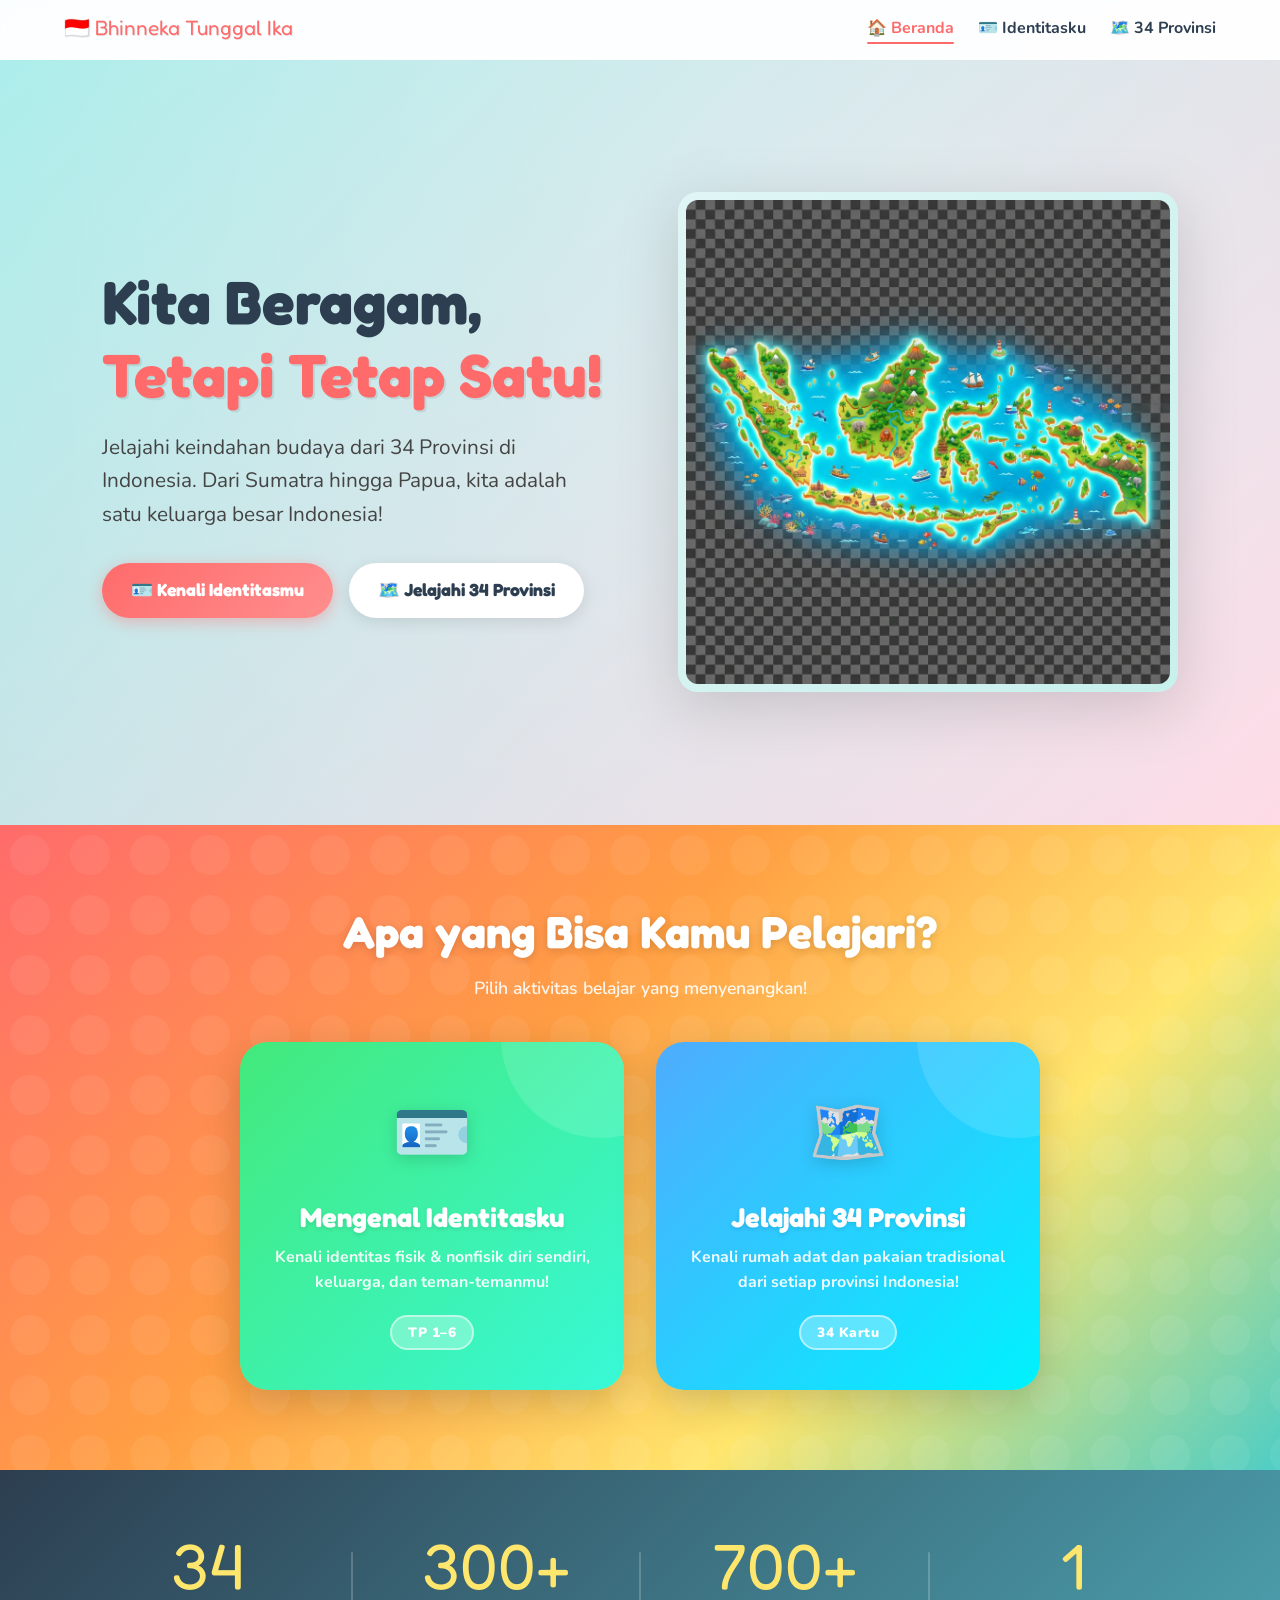
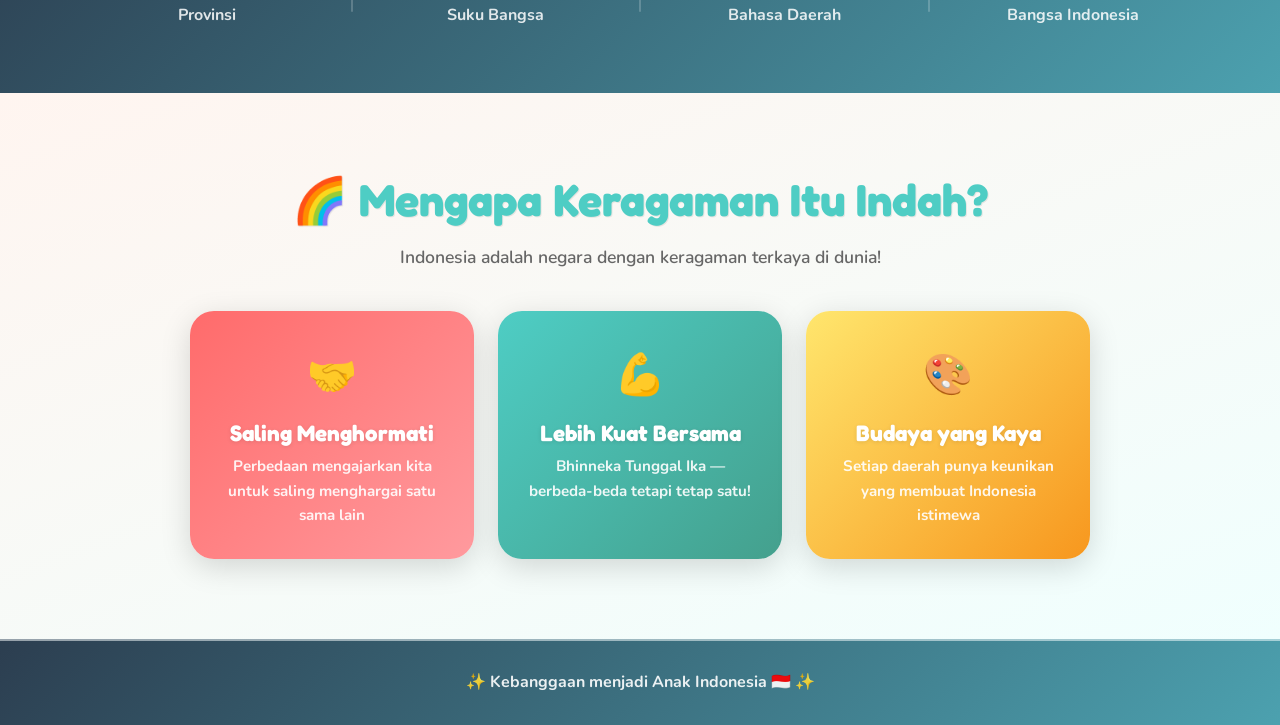
<file: index.html>
<!DOCTYPE html>
<html lang="id">
<head>
    <meta charset="UTF-8">
    <meta name="viewport" content="width=device-width, initial-scale=1.0">
    <title>Beranda - Kita Beragam, Tetapi Tetap Satu</title>
    <meta name="description" content="Media pembelajaran interaktif budaya Indonesia untuk anak SD. Jelajahi 34 Provinsi, rumah adat, pakaian tradisional, dan identitas diri!">
    <link href="https://fonts.googleapis.com/css2?family=Fredoka+One&family=Nunito:wght@400;700;900&display=swap" rel="stylesheet">
    <link rel="stylesheet" href="style.css">
</head>
<body>
    <nav class="navbar">
        <div class="logo">🇮🇩 Bhinneka Tunggal Ika</div>
        <button class="nav-toggle" id="nav-toggle" aria-label="Buka Menu">
            <span></span><span></span><span></span>
        </button>
        <ul class="nav-links" id="nav-links">
            <li><a href="index.html" class="active">🏠 Beranda</a></li>
            <li><a href="identitas.html">🪪 Identitasku</a></li>
            <li><a href="eksplorasi.html">🗺️ 34 Provinsi</a></li>
        </ul>
    </nav>
    <div class="nav-overlay" id="nav-overlay"></div>

    <!-- HERO -->
    <section class="hero fade-in">
        <div class="hero-content">
            <h1>Kita Beragam,<br><span class="highlight-text">Tetapi Tetap Satu!</span></h1>
            <p>Jelajahi keindahan budaya dari 34 Provinsi di Indonesia. Dari Sumatra hingga Papua, kita adalah satu keluarga besar Indonesia!</p>
            <div class="btn-group">
                <a href="identitas.html" class="btn-primary">🪪 Kenali Identitasmu</a>
                <a href="eksplorasi.html" class="btn-secondary">🗺️ Jelajahi 34 Provinsi</a>
            </div>
        </div>
        <div class="hero-image">
            <img src="assets/indonesia_map.png" alt="Peta Indonesia Interaktif" class="map-img pulse-anim" />
        </div>
    </section>

    <!-- FEATURE CARDS -->
    <section class="home-features">
        <h2 class="section-title" style="color:#fff; text-shadow: 0 2px 8px rgba(0,0,0,0.15);">Apa yang Bisa Kamu Pelajari?</h2>
        <p class="section-subtitle" style="color:rgba(255,255,255,0.9);">Pilih aktivitas belajar yang menyenangkan!</p>
        <div class="home-cards-grid">
            <a href="identitas.html" class="home-feature-link">
                <div class="home-card hc-green">
                    <div class="hc-icon">🪪</div>
                    <h3>Mengenal Identitasku</h3>
                    <p>Kenali identitas fisik &amp; nonfisik diri sendiri, keluarga, dan teman-temanmu!</p>
                    <div class="hc-badge">TP 1–6</div>
                </div>
            </a>
            <a href="eksplorasi.html" class="home-feature-link">
                <div class="home-card hc-blue">
                    <div class="hc-icon">🗺️</div>
                    <h3>Jelajahi 34 Provinsi</h3>
                    <p>Kenali rumah adat dan pakaian tradisional dari setiap provinsi Indonesia!</p>
                    <div class="hc-badge">34 Kartu</div>
                </div>
            </a>
        </div>
    </section>

    <!-- FACT STRIP -->
    <section class="fact-strip">
        <div class="fact-item">
            <span class="fact-num">34</span>
            <span class="fact-label">Provinsi</span>
        </div>
        <div class="fact-divider"></div>
        <div class="fact-item">
            <span class="fact-num">300+</span>
            <span class="fact-label">Suku Bangsa</span>
        </div>
        <div class="fact-divider"></div>
        <div class="fact-item">
            <span class="fact-num">700+</span>
            <span class="fact-label">Bahasa Daerah</span>
        </div>
        <div class="fact-divider"></div>
        <div class="fact-item">
            <span class="fact-num">1</span>
            <span class="fact-label">Bangsa Indonesia</span>
        </div>
    </section>

    <!-- WHY SECTION -->
    <section class="why-section">
        <h2 class="section-title">🌈 Mengapa Keragaman Itu Indah?</h2>
        <p class="section-subtitle">Indonesia adalah negara dengan keragaman terkaya di dunia!</p>
        <div class="why-grid">
            <div class="why-card" style="background: linear-gradient(135deg, #FF6B6B, #ff9a9e);">
                <span style="font-size:2.5rem;">🤝</span>
                <h3>Saling Menghormati</h3>
                <p>Perbedaan mengajarkan kita untuk saling menghargai satu sama lain</p>
            </div>
            <div class="why-card" style="background: linear-gradient(135deg, #4ECDC4, #44a08d);">
                <span style="font-size:2.5rem;">💪</span>
                <h3>Lebih Kuat Bersama</h3>
                <p>Bhinneka Tunggal Ika — berbeda-beda tetapi tetap satu!</p>
            </div>
            <div class="why-card" style="background: linear-gradient(135deg, #FFE66D, #f7971e);">
                <span style="font-size:2.5rem;">🎨</span>
                <h3>Budaya yang Kaya</h3>
                <p>Setiap daerah punya keunikan yang membuat Indonesia istimewa</p>
            </div>
        </div>
    </section>

    <footer>
        <p>✨ Kebanggaan menjadi Anak Indonesia 🇮🇩 ✨</p>
    </footer>

    <script src="app.js"></script>
</body>
</html>
</file>
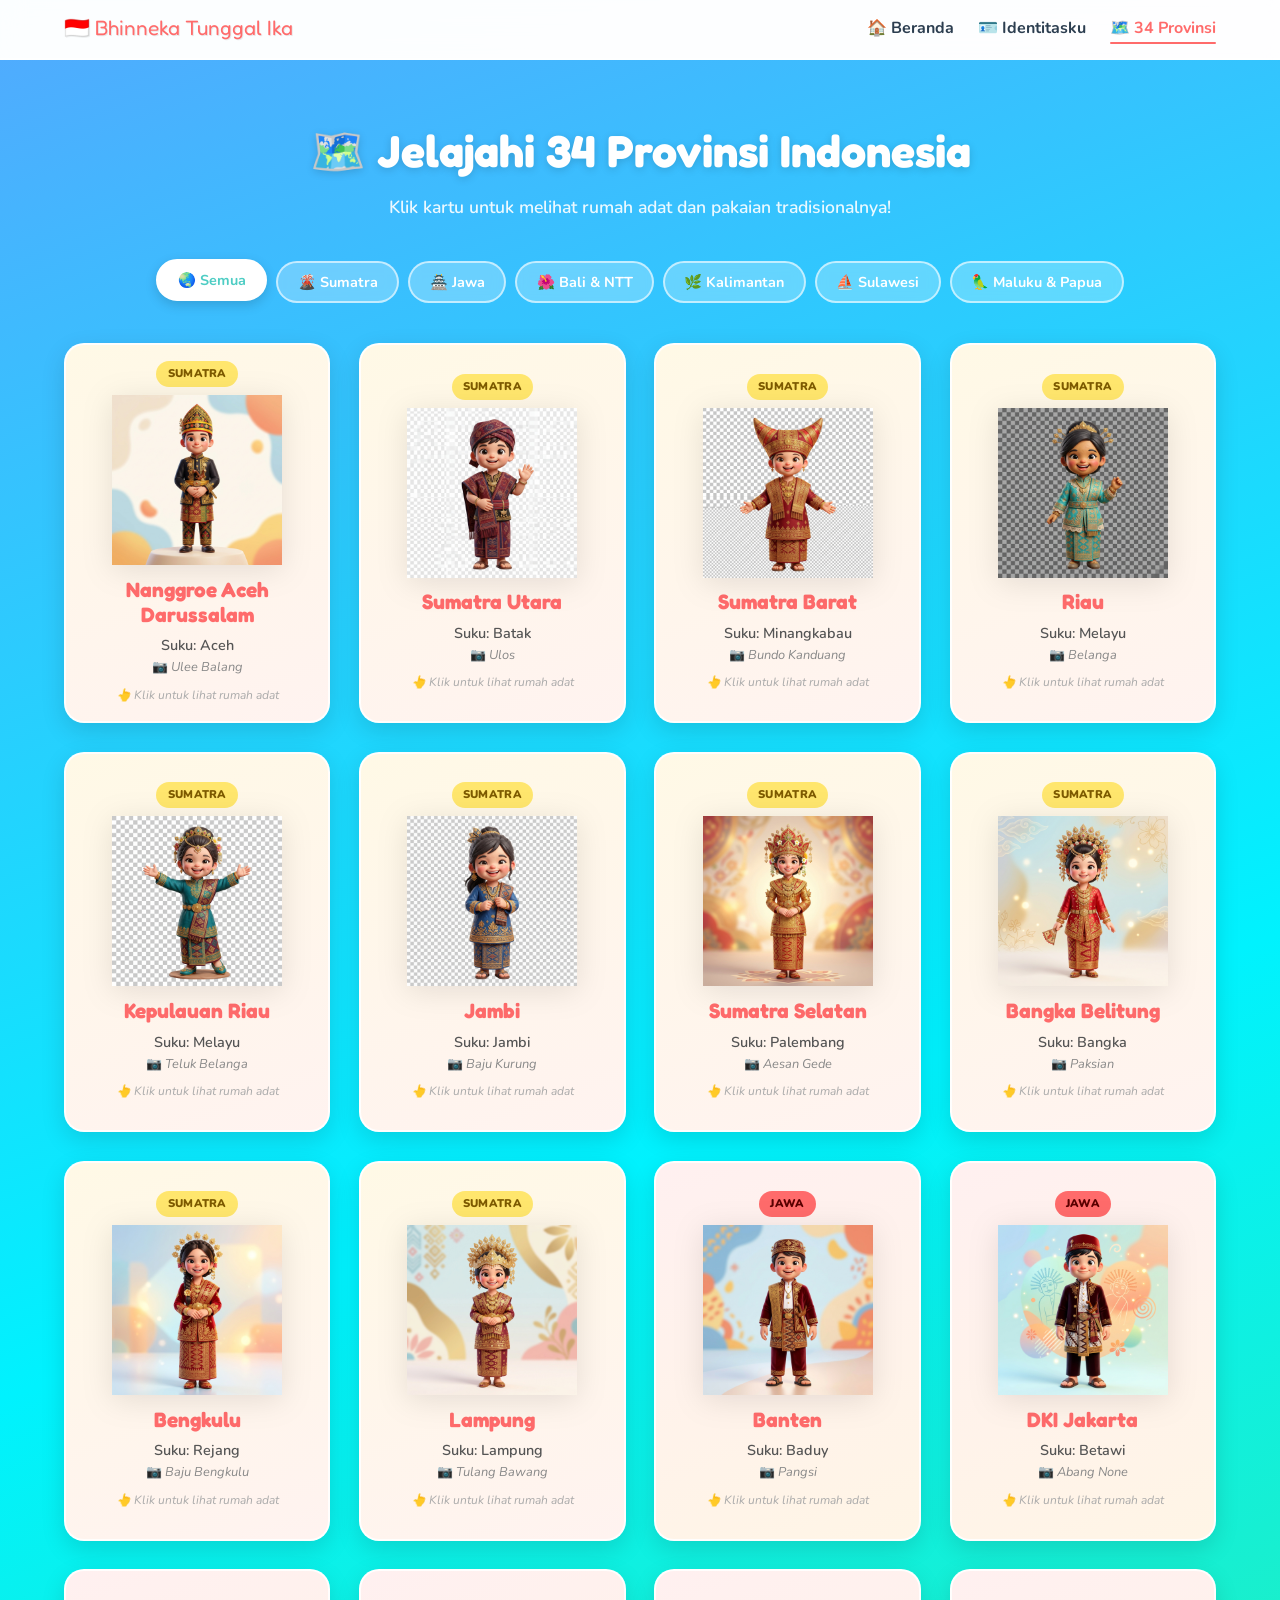
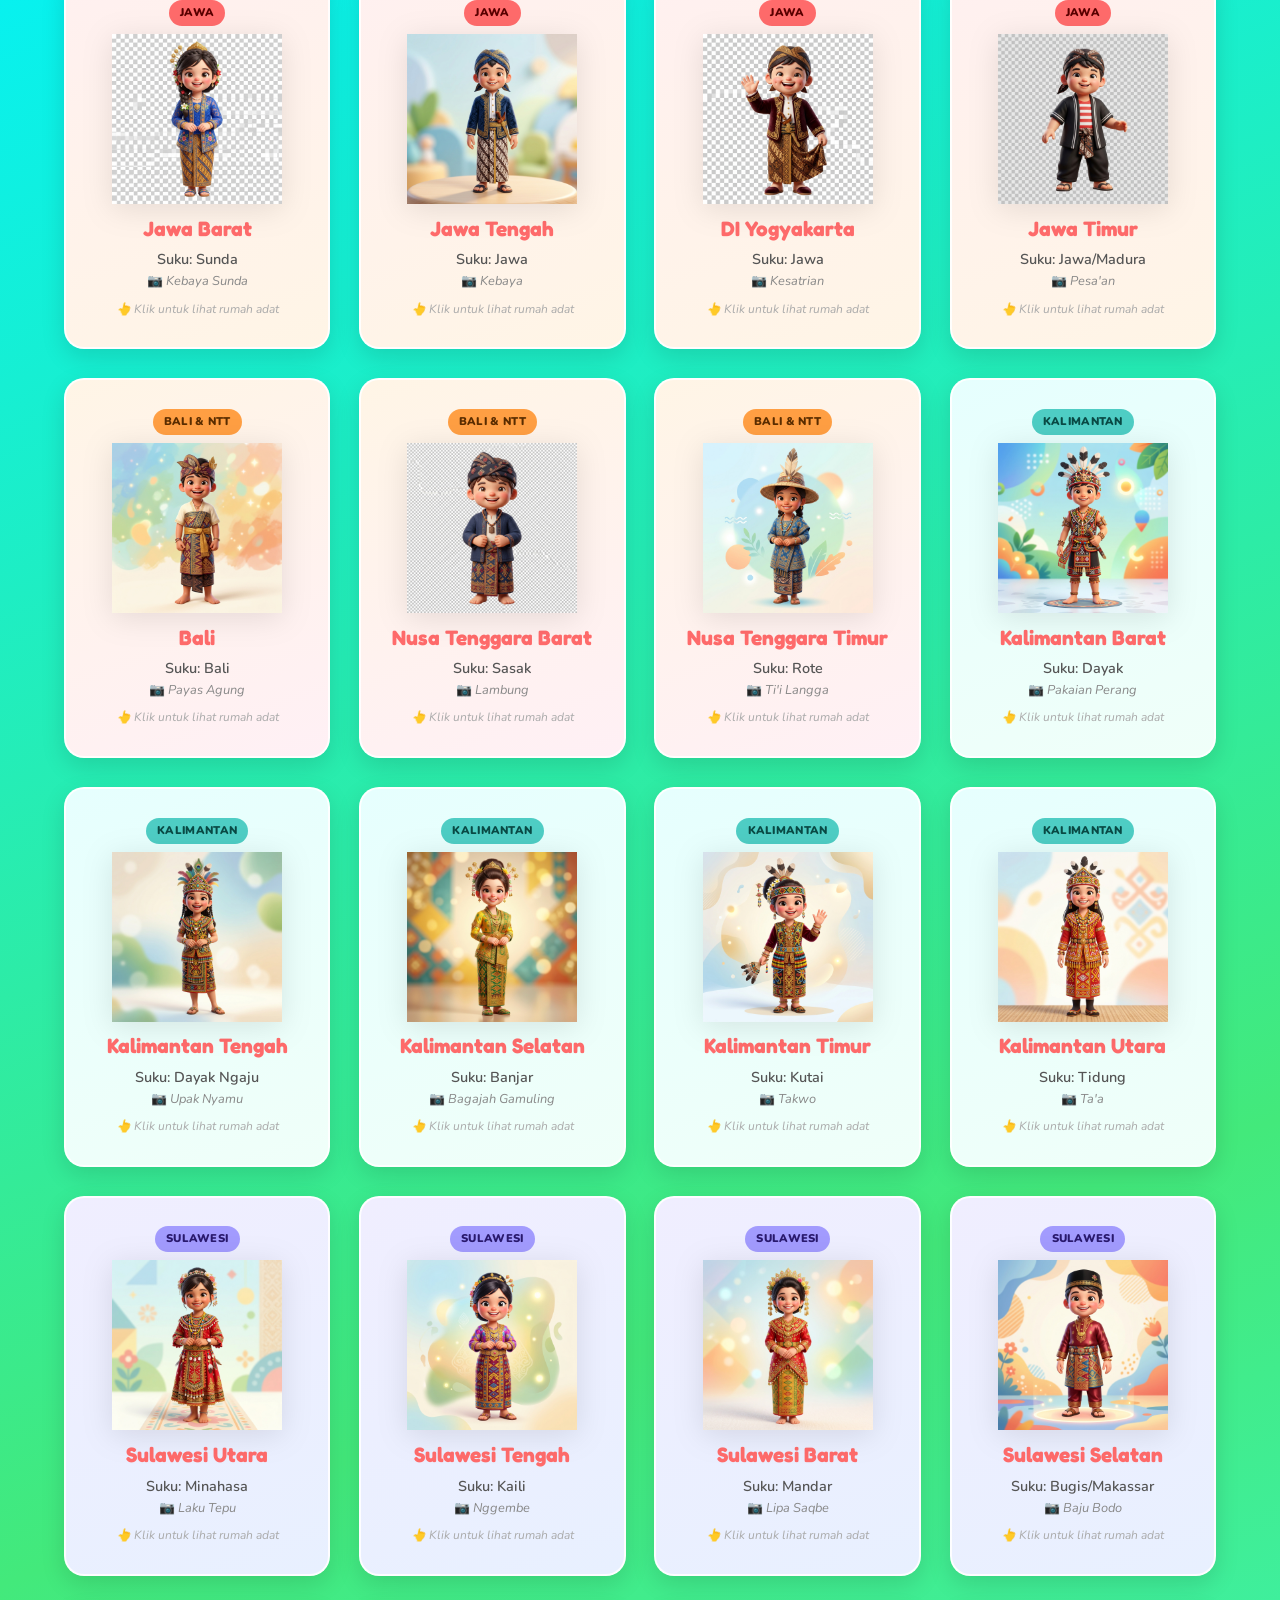
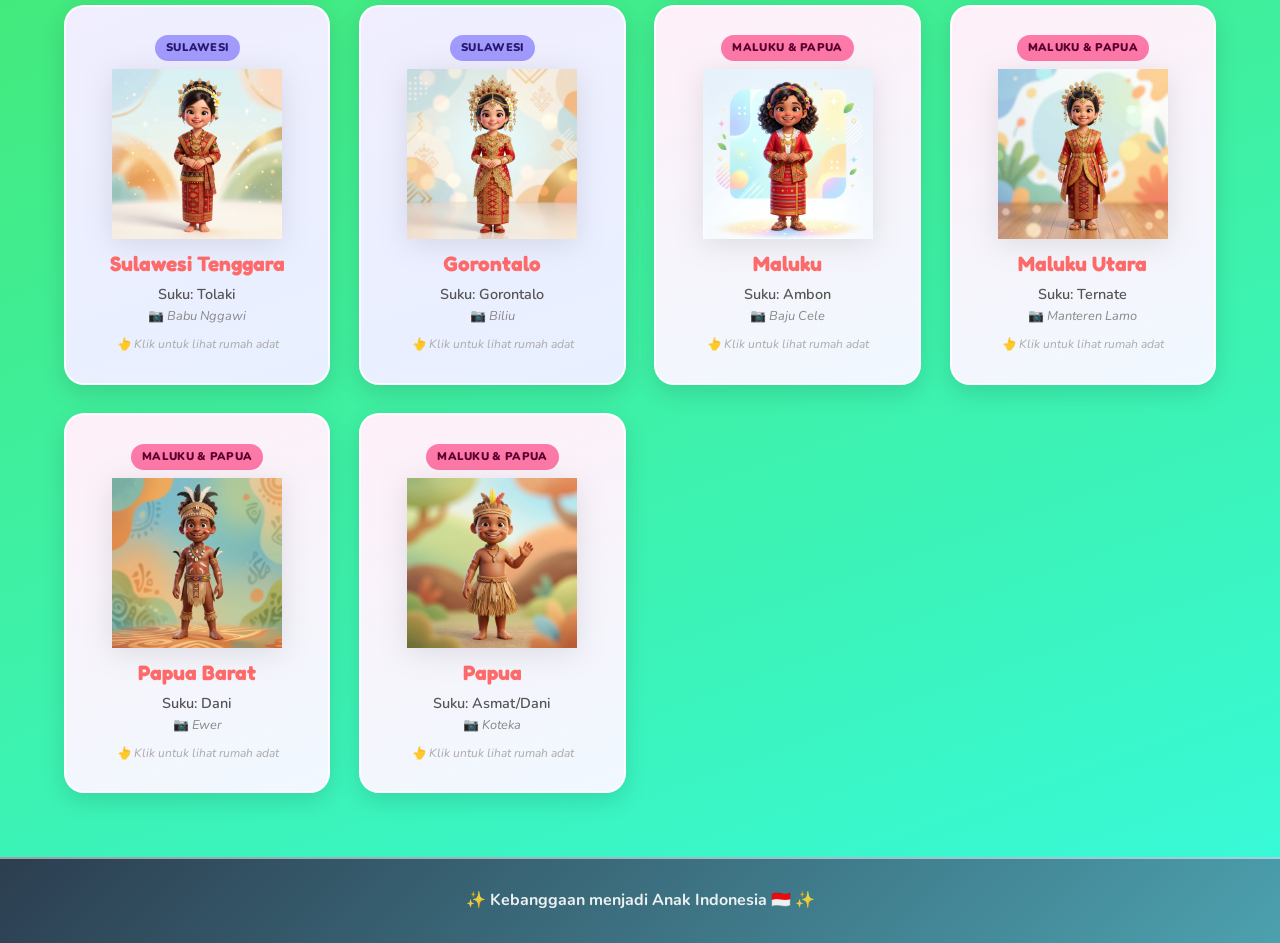
<file: eksplorasi.html>
<!DOCTYPE html>
<html lang="id">
<head>
    <meta charset="UTF-8">
    <meta name="viewport" content="width=device-width, initial-scale=1.0">
    <title>Eksplorasi 34 Provinsi - Kita Beragam, Tetapi Tetap Satu</title>
    <meta name="description" content="Jelajahi rumah adat dan pakaian tradisional dari 34 Provinsi di Indonesia melalui kartu interaktif 3D.">
    <link href="https://fonts.googleapis.com/css2?family=Fredoka+One&family=Nunito:wght@400;700;900&display=swap" rel="stylesheet">
    <link rel="stylesheet" href="style.css">
    <style>
        .filter-bar {
            display: flex;
            justify-content: center;
            gap: 0.6rem;
            flex-wrap: wrap;
            margin-bottom: 2.5rem;
        }
        .filter-btn {
            padding: 0.55rem 1.2rem;
            border-radius: 50px;
            border: 2px solid rgba(255,255,255,0.6);
            background: rgba(255,255,255,0.25);
            backdrop-filter: blur(6px);
            font-family: var(--font-body);
            font-weight: 700;
            font-size: 0.9rem;
            cursor: pointer;
            transition: all 0.22s;
            color: white;
        }
        .filter-btn:hover, .filter-btn.active {
            background: white;
            color: var(--secondary);
            border-color: white;
            transform: translateY(-2px);
            box-shadow: 0 4px 12px rgba(0,0,0,0.15);
        }
    </style>
</head>
<body>
    <nav class="navbar">
        <div class="logo">🇮🇩 Bhinneka Tunggal Ika</div>
        <button class="nav-toggle" id="nav-toggle" aria-label="Buka Menu">
            <span></span><span></span><span></span>
        </button>
        <ul class="nav-links" id="nav-links">
            <li><a href="index.html">🏠 Beranda</a></li>
            <li><a href="identitas.html">🪪 Identitasku</a></li>
            <li><a href="eksplorasi.html" class="active">🗺️ 34 Provinsi</a></li>
        </ul>
    </nav>
    <div class="nav-overlay" id="nav-overlay"></div>

    <section class="section exploration-section fade-in">
        <h2 class="section-title" style="color:white; text-shadow: 0 2px 8px rgba(0,0,0,0.15);">🗺️ Jelajahi 34 Provinsi Indonesia</h2>
        <p class="section-subtitle" style="color:rgba(255,255,255,0.9);">Klik kartu untuk melihat rumah adat dan pakaian tradisionalnya!</p>
        <div class="filter-bar" id="filter-bar">
            <button class="filter-btn active" data-region="semua">🌏 Semua</button>
            <button class="filter-btn" data-region="Sumatra">🌋 Sumatra</button>
            <button class="filter-btn" data-region="Jawa">🏯 Jawa</button>
            <button class="filter-btn" data-region="Bali & NTT">🌺 Bali & NTT</button>
            <button class="filter-btn" data-region="Kalimantan">🌿 Kalimantan</button>
            <button class="filter-btn" data-region="Sulawesi">⛵ Sulawesi</button>
            <button class="filter-btn" data-region="Maluku & Papua">🦜 Maluku & Papua</button>
        </div>
        <div id="dynamic-cards-container" class="card-container">
            <!-- Cards injected by app.js -->
        </div>
    </section>

    <footer>
        <p>✨ Kebanggaan menjadi Anak Indonesia 🇮🇩 ✨</p>
    </footer>

    <script src="data.js"></script>
    <script src="app.js"></script>
</body>
</html>
</file>
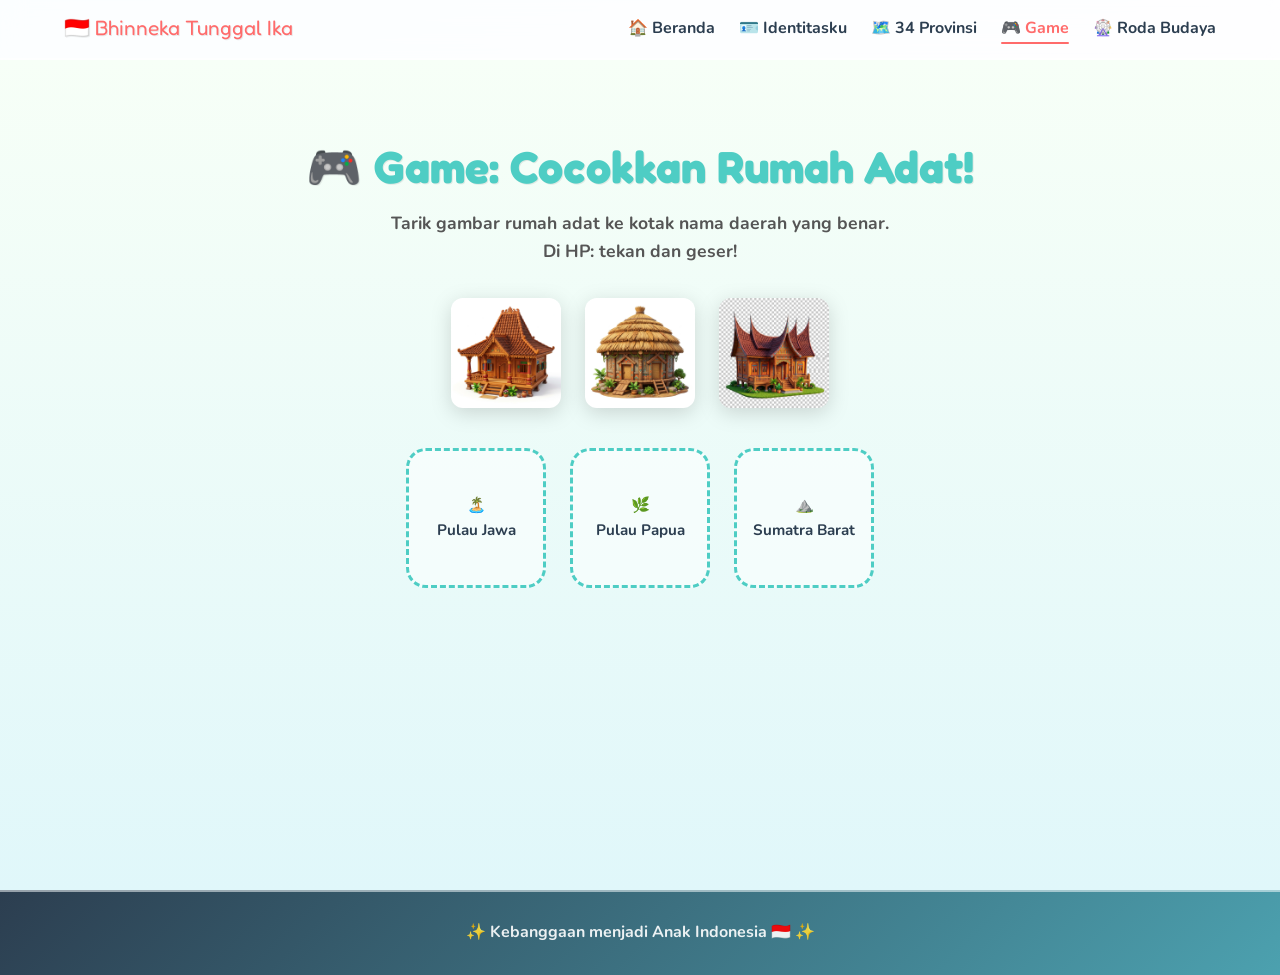
<file: permainan.html>
<!DOCTYPE html>
<html lang="id">
<head>
    <meta charset="UTF-8">
    <meta name="viewport" content="width=device-width, initial-scale=1.0">
    <title>Game Cocokkan - Kita Beragam, Tetapi Tetap Satu</title>
    <meta name="description" content="Game interaktif mencocokkan rumah adat dengan daerah asalnya. Cocok untuk anak SD belajar budaya Indonesia!">
    <link href="https://fonts.googleapis.com/css2?family=Fredoka+One&family=Nunito:wght@400;700;900&display=swap" rel="stylesheet">
    <link rel="stylesheet" href="style.css">
</head>
<body>
    <nav class="navbar">
        <div class="logo">🇮🇩 Bhinneka Tunggal Ika</div>
        <button class="nav-toggle" id="nav-toggle" aria-label="Buka Menu">
            <span></span><span></span><span></span>
        </button>
        <ul class="nav-links" id="nav-links">
            <li><a href="index.html">🏠 Beranda</a></li>
            <li><a href="identitas.html">🪪 Identitasku</a></li>
            <li><a href="eksplorasi.html">🗺️ 34 Provinsi</a></li>
            <li><a href="permainan.html" class="active">🎮 Game</a></li>
            <li><a href="roda.html">🎡 Roda Budaya</a></li>
        </ul>
    </nav>
    <div class="nav-overlay" id="nav-overlay"></div>

    <section class="section game-section fade-in" style="min-height: calc(100vh - 70px);">
        <h2 class="section-title">🎮 Game: Cocokkan Rumah Adat!</h2>
        <p class="game-instruction">Tarik gambar rumah adat ke kotak nama daerah yang benar. <br>Di HP: tekan dan geser!</p>
        
        <div class="game-board">
            <!-- Draggable items row -->
            <div class="draggables" id="draggable-area">
                <img src="assets/rumah_jateng.png" alt="Rumah Joglo" id="drag-jawa" 
                     class="drag-item" draggable="true" data-target="jawa">
                <img src="assets/rumah_papua.png" alt="Rumah Honai" id="drag-papua" 
                     class="drag-item" draggable="true" data-target="papua">
                <img src="assets/rumah_sumbar.png" alt="Rumah Gadang" id="drag-sumatra" 
                     class="drag-item" draggable="true" data-target="sumatra">
            </div>
            <!-- Drop zones row -->
            <div class="dropzones">
                <div class="drop-zone" data-id="jawa">
                    <span>🏝️<br>Pulau Jawa</span>
                </div>
                <div class="drop-zone" data-id="papua">
                    <span>🌿<br>Pulau Papua</span>
                </div>
                <div class="drop-zone" data-id="sumatra">
                    <span>⛰️<br>Sumatra Barat</span>
                </div>
            </div>
        </div>

        <div id="game-feedback" class="feedback-msg hidden">🌟 Hebat! Kamu berhasil mencocokkannya! 🎉</div>

        <button id="reset-game" class="btn-secondary" style="margin-top: 2rem; display: none;">
            🔄 Main Lagi
        </button>
    </section>

    <canvas id="confetti"></canvas>

    <footer>
        <p>✨ Kebanggaan menjadi Anak Indonesia 🇮🇩 ✨</p>
    </footer>

    <script src="app.js"></script>
</body>
</html>
</file>
<file: style.css>
:root {
    --primary: #FF6B6B;
    --secondary: #4ECDC4;
    --accent: #FFE66D;
    --bg-color: #F7FFF7;
    --text-color: #2C3E50;
    --white: #ffffff;
    --font-heading: 'Fredoka One', cursive;
    --font-body: 'Nunito', sans-serif;
    --glass-bg: rgba(255, 255, 255, 0.75);
    --glass-border: rgba(255, 255, 255, 0.5);
    --shadow: 0 8px 32px rgba(31, 38, 135, 0.15);
    --shadow-lg: 0 16px 48px rgba(31, 38, 135, 0.2);
    --radius: 20px;
}

/* ==================== RESET & BASE ==================== */
*, *::before, *::after {
    margin: 0;
    padding: 0;
    box-sizing: border-box;
}

html { scroll-behavior: smooth; }

body {
    font-family: var(--font-body);
    background-color: var(--bg-color);
    color: var(--text-color);
    overflow-x: hidden;
    line-height: 1.6;
}

h1, h2, h3, h4, .logo {
    font-family: var(--font-heading);
    line-height: 1.2;
}

img { max-width: 100%; height: auto; }

/* ==================== NAVBAR ==================== */
.navbar {
    display: flex;
    justify-content: space-between;
    align-items: center;
    padding: 1rem 5%;
    background: var(--glass-bg);
    backdrop-filter: blur(12px);
    -webkit-backdrop-filter: blur(12px);
    border-bottom: 2px solid var(--glass-border);
    position: sticky;
    top: 0;
    z-index: 1000;
    gap: 1rem;
}

.logo {
    font-size: 1.3rem;
    color: var(--primary);
    text-shadow: 1px 1px 0px rgba(0,0,0,0.08);
    white-space: nowrap;
    flex-shrink: 0;
}

.nav-links {
    list-style: none;
    display: flex;
    gap: 1.5rem;
    align-items: center;
}

.nav-links a {
    text-decoration: none;
    color: var(--text-color);
    font-weight: 700;
    font-size: 1rem;
    transition: color 0.3s;
    padding: 0.3rem 0;
    position: relative;
    white-space: nowrap;
}

.nav-links a::after {
    content: '';
    position: absolute;
    bottom: 0; left: 0;
    width: 0; height: 2px;
    background: var(--primary);
    transition: width 0.3s;
    border-radius: 2px;
}

.nav-links a:hover, .nav-links a.active {
    color: var(--primary);
}

.nav-links a:hover::after, .nav-links a.active::after {
    width: 100%;
}

/* Hamburger Menu */
.nav-toggle {
    display: none;
    flex-direction: column;
    gap: 5px;
    cursor: pointer;
    padding: 5px;
    background: none;
    border: none;
    flex-shrink: 0;
}

.nav-toggle span {
    display: block;
    width: 25px;
    height: 3px;
    background: var(--primary);
    border-radius: 3px;
    transition: all 0.3s;
}

.nav-toggle.open span:nth-child(1) { transform: rotate(45deg) translate(5.5px, 5.5px); }
.nav-toggle.open span:nth-child(2) { opacity: 0; transform: scaleX(0); }
.nav-toggle.open span:nth-child(3) { transform: rotate(-45deg) translate(5.5px, -5.5px); }

/* ==================== HERO SECTION ==================== */
.hero {
    display: flex;
    align-items: center;
    justify-content: space-between;
    padding: 5rem 5%;
    min-height: 85vh;
    background: linear-gradient(135deg, #a8edea 0%, #fed6e3 100%);
    position: relative;
    overflow: hidden;
    gap: 2rem;
}

.hero::before {
    content: '';
    position: absolute;
    top: -50%; left: -50%;
    width: 200%; height: 200%;
    background: radial-gradient(circle at 60% 40%, rgba(255,255,255,0.3) 0%, transparent 60%);
    pointer-events: none;
}

.hero-content {
    flex: 1;
    z-index: 2;
    max-width: 550px;
}

.hero h1 {
    font-size: clamp(2.2rem, 4.5vw, 4rem);
    margin-bottom: 1.2rem;
}

.highlight-text {
    color: var(--primary);
    text-shadow: 2px 2px 0px rgba(0,0,0,0.08);
}

.hero p {
    font-size: clamp(1rem, 2vw, 1.3rem);
    margin-bottom: 2rem;
    color: #444;
    max-width: 480px;
}

.btn-group {
    display: flex;
    gap: 1rem;
    flex-wrap: wrap;
}

.btn-primary, .btn-secondary {
    display: inline-flex;
    align-items: center;
    gap: 0.5rem;
    padding: 0.85rem 1.8rem;
    font-size: 1.1rem;
    font-weight: bold;
    border-radius: 50px;
    cursor: pointer;
    text-decoration: none;
    border: none;
    transition: transform 0.25s, box-shadow 0.25s;
    font-family: var(--font-heading);
    white-space: nowrap;
}

.btn-primary {
    color: var(--white);
    background: linear-gradient(135deg, var(--primary), #ff8e8e);
    box-shadow: 0 4px 15px rgba(255, 107, 107, 0.4);
}

.btn-primary:hover {
    transform: translateY(-4px);
    box-shadow: 0 8px 25px rgba(255, 107, 107, 0.5);
}

.btn-secondary {
    color: var(--text-color);
    background: var(--white);
    box-shadow: 0 4px 15px rgba(0,0,0,0.1);
}

.btn-secondary:hover {
    transform: translateY(-4px);
    box-shadow: 0 8px 25px rgba(0,0,0,0.15);
}

.hero-image {
    flex: 1;
    display: flex;
    justify-content: center;
    align-items: center;
    max-width: 500px;
}

.map-img {
    width: 100%;
    max-width: 520px;
    filter: drop-shadow(0 15px 30px rgba(0,0,0,0.15));
    border-radius: 16px;
}

.pulse-anim {
    animation: float 4s ease-in-out infinite;
}

@keyframes float {
    0%, 100% { transform: translateY(0); }
    50% { transform: translateY(-18px); }
}

/* ==================== SECTIONS ==================== */
.section {
    padding: 5rem 5%;
    text-align: center;
}

.section-title {
    font-size: clamp(1.8rem, 4vw, 2.8rem);
    color: var(--secondary);
    margin-bottom: 1rem;
    text-shadow: 1px 1px 0px rgba(0,0,0,0.08);
}

.section-subtitle {
    font-size: 1.1rem;
    color: #666;
    margin-bottom: 2.5rem;
    font-weight: 600;
}

/* ==================== FLIP CARDS ==================== */
.card-container {
    display: grid;
    grid-template-columns: repeat(auto-fill, minmax(240px, 1fr));
    gap: 1.8rem;
    justify-items: center;
    max-width: 1400px;
    margin: 0 auto;
}

.flip-card {
    background-color: transparent;
    width: 100%;
    max-width: 280px;
    height: 380px;
    perspective: 1000px;
    cursor: pointer;
}

.flip-card-inner {
    position: relative;
    width: 100%;
    height: 100%;
    text-align: center;
    transition: transform 0.8s cubic-bezier(0.175, 0.885, 0.32, 1.275);
    transform-style: preserve-3d;
}

.flip-card:hover .flip-card-inner,
.flip-card.flipped .flip-card-inner {
    transform: rotateY(180deg);
}

/* On touch devices, only flip on click, not hover */
@media (hover: none) {
    .flip-card:hover .flip-card-inner {
        transform: none;
    }
}

.flip-card-front, .flip-card-back {
    position: absolute;
    width: 100%;
    height: 100%;
    -webkit-backface-visibility: hidden;
    backface-visibility: hidden;
    border-radius: var(--radius);
    padding: 1.5rem 1.2rem;
    display: flex;
    flex-direction: column;
    align-items: center;
    justify-content: center;
    background: var(--glass-bg);
    backdrop-filter: blur(8px);
    -webkit-backdrop-filter: blur(8px);
    border: 2px solid rgba(255,255,255,0.9);
    box-shadow: var(--shadow);
    transition: box-shadow 0.3s;
}

.flip-card:hover .flip-card-front,
.flip-card:hover .flip-card-back {
    box-shadow: var(--shadow-lg);
}

.flip-card-front img, .flip-card-back img {
    width: 100%;
    height: 180px;
    object-fit: contain;
    margin-bottom: 0.8rem;
    filter: drop-shadow(0 5px 15px rgba(0,0,0,0.1));
}

.flip-card-front h3, .flip-card-back h3 {
    font-size: 1.3rem;
    color: var(--primary);
    margin-bottom: 0.4rem;
}

.flip-card-back {
    transform: rotateY(180deg);
    background: linear-gradient(135deg, #fdfbfb 0%, #ebedee 100%);
}

.flip-card-back p {
    font-size: 0.9rem;
    color: #555;
    font-weight: 600;
    line-height: 1.5;
}

.flip-hint {
    font-size: 0.75rem;
    color: #aaa;
    margin-top: 0.5rem;
    font-style: italic;
}

/* ==================== GAME DRAG & DROP ==================== */
.game-section {
    background: linear-gradient(to bottom, #F7FFF7, #e0f7fa);
}

.game-instruction {
    font-size: 1.1rem;
    margin-bottom: 2rem;
    font-weight: bold;
    color: #555;
}

.game-board {
    display: flex;
    flex-direction: column;
    align-items: center;
    gap: 2.5rem;
}

.draggables {
    display: flex;
    justify-content: center;
    gap: 1.5rem;
    flex-wrap: wrap;
    width: 100%;
    max-width: 700px;
}

.dropzones {
    display: flex;
    justify-content: center;
    gap: 1.5rem;
    flex-wrap: wrap;
    width: 100%;
    max-width: 700px;
}

.drag-item {
    width: 110px;
    height: 110px;
    object-fit: contain;
    cursor: grab;
    transition: transform 0.2s, box-shadow 0.2s;
    filter: drop-shadow(0 5px 10px rgba(0,0,0,0.15));
    border-radius: 12px;
    user-select: none;
    -webkit-user-drag: element;
    touch-action: none;
}

.drag-item:hover { transform: scale(1.08); }
.drag-item:active { cursor: grabbing; transform: scale(1.12); }
.drag-item.hide { display: none !important; }
.drag-item.dragging { opacity: 0.5; transform: scale(1.1); }

.drop-zone {
    width: 140px;
    height: 140px;
    border: 3px dashed var(--secondary);
    border-radius: var(--radius);
    display: flex;
    align-items: center;
    justify-content: center;
    text-align: center;
    background: rgba(255, 255, 255, 0.5);
    font-weight: 700;
    font-size: 0.95rem;
    position: relative;
    transition: background 0.3s, border-color 0.3s, transform 0.2s;
    padding: 0.5rem;
}

.drop-zone.hovered {
    background: rgba(78, 205, 196, 0.25);
    border-color: var(--primary);
    transform: scale(1.05);
}

.drop-zone.correct {
    background: rgba(144, 238, 144, 0.5);
    border: 3px solid #32CD32;
}

.drop-zone img {
    max-width: 100%;
    max-height: 100%;
    object-fit: contain;
    position: absolute;
    top: 0; left: 0;
    border-radius: var(--radius);
}

.feedback-msg {
    margin-top: 1.5rem;
    font-size: 1.4rem;
    font-family: var(--font-heading);
    color: var(--primary);
    animation: bounce 1s ease-in-out infinite alternate;
    background: white;
    padding: 1rem 2rem;
    border-radius: 50px;
    box-shadow: var(--shadow);
}

.hidden { display: none !important; }

/* ==================== SPIN WHEEL ==================== */
.wheel-section { position: relative; }

.wheel-container {
    position: relative;
    width: min(360px, 90vw);
    height: min(360px, 90vw);
    margin: 0 auto 1rem;
}

.pointer {
    position: absolute;
    top: -28px;
    left: 50%;
    transform: translateX(-50%);
    font-size: 2.5rem;
    color: var(--primary);
    z-index: 10;
    text-shadow: 0 3px 6px rgba(0,0,0,0.25);
    filter: drop-shadow(0 2px 4px rgba(0,0,0,0.3));
}

.wheel {
    width: 100%;
    height: 100%;
    border-radius: 50%;
    border: 6px solid white;
    box-shadow: var(--shadow-lg), inset 0 0 0 3px rgba(255,255,255,0.3);
    position: relative;
    overflow: hidden;
    transition: transform 4s cubic-bezier(0.17, 0.67, 0.12, 0.99);
}

.wheel-center {
    position: absolute;
    top: 50%; left: 50%;
    transform: translate(-50%, -50%);
    width: 50px; height: 50px;
    background: white;
    border-radius: 50%;
    z-index: 20;
    box-shadow: 0 0 0 4px rgba(255,255,255,0.5), var(--shadow);
}

/* ==================== MODAL ==================== */
.modal-overlay {
    position: fixed;
    top: 0; left: 0; right: 0; bottom: 0;
    background: rgba(0,0,0,0.65);
    display: flex;
    align-items: center;
    justify-content: center;
    z-index: 2000;
    visibility: hidden;
    opacity: 0;
    transition: opacity 0.3s, visibility 0.3s;
    padding: 1rem;
}

.modal-overlay.active {
    visibility: visible;
    opacity: 1;
}

.modal-box {
    background: white;
    padding: 2rem 1.5rem;
    border-radius: 24px;
    max-width: 480px;
    width: 100%;
    max-height: 90vh;
    overflow-y: auto;
    text-align: center;
    box-shadow: 0 20px 60px rgba(0,0,0,0.25);
    transform: translateY(-30px) scale(0.95);
    transition: transform 0.35s cubic-bezier(0.175, 0.885, 0.32, 1.275);
}

.modal-overlay.active .modal-box {
    transform: translateY(0) scale(1);
}

.modal-title {
    font-family: var(--font-heading);
    color: var(--primary);
    font-size: 1.8rem;
    margin-bottom: 0.8rem;
}

.modal-quiz {
    font-size: 1.1rem;
    margin-bottom: 1.5rem;
    font-weight: 700;
    color: var(--text-color);
    line-height: 1.6;
}

.quiz-options {
    display: flex;
    flex-direction: column;
    gap: 0.7rem;
}

.btn-option {
    background: var(--bg-color);
    border: 2px solid var(--secondary);
    padding: 0.8rem 1rem;
    border-radius: 12px;
    font-size: 1rem;
    cursor: pointer;
    transition: background 0.2s, border-color 0.2s, transform 0.1s;
    font-family: var(--font-body);
    font-weight: 700;
    text-align: left;
    display: flex;
    align-items: center;
    gap: 0.5rem;
}

.btn-option::before {
    content: attr(data-letter);
    display: inline-flex;
    align-items: center;
    justify-content: center;
    width: 28px; height: 28px;
    background: var(--secondary);
    color: white;
    border-radius: 50%;
    font-size: 0.85rem;
    flex-shrink: 0;
}

.btn-option:hover:not(:disabled) {
    background: var(--secondary);
    color: white;
    transform: translateX(4px);
}

.btn-option:hover:not(:disabled)::before {
    background: white;
    color: var(--secondary);
}

.btn-option.correct { 
    background: #e8fae8; 
    border-color: #32CD32; 
    color: #1a6e1a;
}

.btn-option.correct::before { background: #32CD32; }

.btn-option.wrong { 
    background: #fee8e8; 
    border-color: #FF6B6B; 
    color: #8b1a1a;
}

.btn-option.wrong::before { background: #FF6B6B; }

/* ==================== FOOTER ==================== */
footer {
    text-align: center;
    padding: 1.8rem 5%;
    background: var(--glass-bg);
    color: var(--text-color);
    font-weight: 700;
    border-top: 2px solid var(--glass-border);
}

/* ==================== CONFETTI ==================== */
#confetti {
    position: fixed;
    top: 0; left: 0;
    width: 100%; height: 100%;
    pointer-events: none;
    z-index: 9999;
}

/* ==================== ANIMATIONS ==================== */
@keyframes bounce {
    from { transform: translateY(0); }
    to { transform: translateY(-10px); }
}

@keyframes shake {
    0%, 100% { transform: translateX(0); }
    25% { transform: translateX(-10px); }
    75% { transform: translateX(10px); }
}

@keyframes popIn {
    from { transform: scale(0.5); opacity: 0; }
    to { transform: scale(1); opacity: 1; }
}

.shake { animation: shake 0.5s ease-in-out; }

.fade-in {
    opacity: 0;
    transform: translateY(25px);
    transition: opacity 0.8s ease, transform 0.8s ease;
}

.fade-in.appear {
    opacity: 1;
    transform: translateY(0);
}

/* ==================== BADGES / REGION PILLS ==================== */
.province-badge {
    display: inline-block;
    background: linear-gradient(135deg, var(--secondary), #a8edea);
    color: white;
    font-size: 0.7rem;
    font-weight: 700;
    padding: 0.2rem 0.6rem;
    border-radius: 20px;
    margin-bottom: 0.5rem;
    text-transform: uppercase;
    letter-spacing: 0.5px;
}

/* ==================== RESPONSIVE — TABLET ==================== */
@media (max-width: 900px) {
    .hero {
        flex-direction: column;
        text-align: center;
        padding: 3.5rem 6%;
        min-height: auto;
        gap: 2rem;
    }

    .hero-content { max-width: 100%; }
    .hero p { max-width: 90%; margin: 0 auto 1.5rem; }
    .btn-group { justify-content: center; flex-wrap: wrap; gap: 0.8rem; }

    .hero-image {
        max-width: 420px;
        width: 85%;
        margin: 0 auto;
    }

    .card-container {
        grid-template-columns: repeat(auto-fill, minmax(200px, 1fr));
        gap: 1.3rem;
    }

    .flip-card { height: 340px; }

    .home-cards-grid {
        grid-template-columns: 1fr;
        max-width: 480px;
    }

    .why-grid {
        grid-template-columns: 1fr;
        max-width: 500px;
    }
}

/* ==================== RESPONSIVE — MOBILE ==================== */
@media (max-width: 640px) {
    /* ---- Navbar ---- */
    .nav-toggle { display: flex; }

    .nav-links {
        position: fixed;
        top: 0; right: -100%;
        width: min(300px, 80vw);
        height: 100dvh;
        background: white;
        flex-direction: column;
        gap: 0;
        padding: 5rem 1.8rem 2rem;
        box-shadow: -4px 0 24px rgba(0,0,0,0.18);
        transition: right 0.32s cubic-bezier(0.175, 0.885, 0.32, 1.275);
        z-index: 999;
        align-items: flex-start;
        overflow-y: auto;
    }

    .nav-links.open { right: 0; }

    .nav-links li {
        width: 100%;
        border-bottom: 1px solid #f0f0f0;
    }

    .nav-links a {
        display: block;
        padding: 0.9rem 0;
        font-size: 1.15rem;
    }

    .nav-links a::after { display: none; }

    /* Close button inside drawer */
    .nav-overlay {
        position: fixed;
        top: 0; left: 0;
        width: 100%; height: 100%;
        background: rgba(0,0,0,0.45);
        z-index: 998;
        display: none;
        -webkit-tap-highlight-color: transparent;
    }
    .nav-overlay.active { display: block; }

    /* ---- Hero ---- */
    .hero {
        flex-direction: column;
        text-align: center;
        padding: 2.5rem 5% 2rem;
        gap: 1.5rem;
        min-height: auto;
    }

    .hero h1 { font-size: clamp(1.7rem, 7.5vw, 2.2rem); }
    .hero p {
        font-size: 0.95rem;
        max-width: 100%;
        margin: 0 auto 1.2rem;
    }

    .btn-group {
        flex-direction: column;
        align-items: center;
        gap: 0.7rem;
    }

    .btn-primary, .btn-secondary {
        width: 100%;
        max-width: 280px;
        text-align: center;
        padding: 0.85rem 1.2rem;
        font-size: 1rem;
        justify-content: center;
    }

    .hero-image {
        width: 100%;
        max-width: 340px;
        margin: 0 auto;
    }

    /* Fix map transparent bg on mobile */
    .map-img {
        border-radius: 16px;
        background: linear-gradient(135deg, #e0f7fa, #b2ebf2);
    }

    /* ---- Home Features ---- */
    .home-features { padding: 3rem 5%; }

    .home-features .section-title {
        font-size: clamp(1.5rem, 6vw, 2rem);
    }

    .home-cards-grid {
        grid-template-columns: 1fr;
        max-width: 360px;
        margin: 0 auto;
        gap: 1.2rem;
    }

    .home-card { padding: 2rem 1.5rem; }
    .hc-icon { font-size: 3rem; }
    .home-card h3 { font-size: 1.4rem; }

    /* ---- Fact Strip ---- */
    .fact-strip {
        display: grid;
        grid-template-columns: 1fr 1fr;
        gap: 0;
        padding: 2rem 5%;
    }

    .fact-divider { display: none; }

    .fact-item {
        padding: 1rem;
        border: 1px solid rgba(255,255,255,0.1);
    }

    .fact-num { font-size: clamp(2rem, 8vw, 2.8rem); }
    .fact-label { font-size: 0.85rem; }

    /* ---- Why Section ---- */
    .why-section { padding: 3rem 5%; }

    .why-section .section-title {
        font-size: clamp(1.4rem, 5.5vw, 2rem);
        word-break: keep-all;
    }

    .why-grid {
        grid-template-columns: 1fr;
        max-width: 360px;
        margin: 0 auto;
        gap: 1rem;
    }

    .why-card { padding: 1.5rem 1.2rem; }
    .why-card h3 { font-size: 1.2rem; }

    /* ---- Exploration Page ---- */
    .exploration-section { padding: 3rem 4% 4rem; }

    /* ---- Section General ---- */
    .section { padding: 2.5rem 4%; }

    /* ---- Province Cards ---- */
    .card-container {
        grid-template-columns: repeat(2, 1fr);
        gap: 0.9rem;
    }

    .flip-card {
        height: 290px;
        max-width: 100%;
    }

    .flip-card-front img, .flip-card-back img { height: 120px; }
    .flip-card-front h3, .flip-card-back h3 { font-size: 1rem; }
    .flip-card-front p, .flip-card-back p { font-size: 0.78rem; }

    /* ---- Modal ---- */
    .modal-box { padding: 1.5rem 1rem; }
    .modal-title { font-size: 1.5rem; }
    .modal-quiz { font-size: 0.95rem; }
    .btn-option { font-size: 0.9rem; padding: 0.65rem 0.8rem; }
    .btn-option::before { width: 24px; height: 24px; font-size: 0.75rem; }
}

/* ---- Very small phones ---- */
@media (max-width: 380px) {
    .card-container { grid-template-columns: 1fr; }
    .flip-card { max-width: 280px; margin: 0 auto; }
    .btn-primary, .btn-secondary { max-width: 100%; }
}

/* ==================== FIX: Map transparent background ==================== */
.map-img {
    background: linear-gradient(135deg, #dff6f5 0%, #c8f0ed 100%);
    border-radius: 20px;
    padding: 0.5rem;
}

/* ==================== DESKTOP LARGE — Hero bigger ==================== */
@media (min-width: 1200px) {
    .hero { padding: 5rem 8%; gap: 4rem; }
    .hero h1 { font-size: 3.8rem; }
    .home-features { padding: 6rem 8%; }
    .fact-strip { padding: 3.5rem 8%; }
    .why-section { padding: 6rem 8%; }
    .home-cards-grid { max-width: 900px; gap: 2.5rem; }
    .why-grid { max-width: 1100px; grid-template-columns: repeat(3, 1fr); }
}


/* ==================== BODY COLORFUL BASE ==================== */
body {
    background: linear-gradient(160deg, #f0faff 0%, #fef9ff 50%, #fff5f0 100%);
    background-attachment: fixed;
}

/* ==================== HOME FEATURE SECTION ==================== */
.home-features {
    background: linear-gradient(135deg, #FF6B6B 0%, #FF9F43 40%, #FFE66D 70%, #4ECDC4 100%);
    padding: 5rem 5%;
    text-align: center;
    position: relative;
    overflow: hidden;
}

.home-features::before {
    content: '';
    position: absolute;
    inset: 0;
    background: url("data:image/svg+xml,%3Csvg width='60' height='60' viewBox='0 0 60 60' xmlns='http://www.w3.org/2000/svg'%3E%3Cg fill='none' fill-rule='evenodd'%3E%3Cg fill='%23ffffff' fill-opacity='0.06'%3E%3Ccircle cx='30' cy='30' r='20'/%3E%3C/g%3E%3C/g%3E%3C/svg%3E");
    pointer-events: none;
}

.home-cards-grid {
    display: grid;
    grid-template-columns: repeat(auto-fit, minmax(300px, 1fr));
    gap: 2rem;
    max-width: 800px;
    margin: 0 auto;
    position: relative;
    z-index: 1;
}

.home-feature-link {
    text-decoration: none;
    color: inherit;
    display: block;
}

.home-card {
    border-radius: 28px;
    padding: 2.5rem 2rem;
    text-align: center;
    box-shadow: 0 12px 40px rgba(0,0,0,0.18);
    transition: transform 0.3s cubic-bezier(0.175,0.885,0.32,1.275), box-shadow 0.3s;
    position: relative;
    overflow: hidden;
    color: white;
}

.home-card::before {
    content: '';
    position: absolute;
    top: -30%; right: -20%;
    width: 200px; height: 200px;
    border-radius: 50%;
    background: rgba(255,255,255,0.12);
    pointer-events: none;
}

.home-card:hover {
    transform: translateY(-10px) scale(1.02);
    box-shadow: 0 24px 60px rgba(0,0,0,0.22);
}

.hc-green { background: linear-gradient(135deg, #43e97b, #38f9d7); }
.hc-blue  { background: linear-gradient(135deg, #4facfe, #00f2fe); }

.hc-icon {
    font-size: 4rem;
    margin-bottom: 1rem;
    display: block;
    filter: drop-shadow(0 4px 8px rgba(0,0,0,0.15));
}

.home-card h3 {
    font-size: 1.7rem;
    margin-bottom: 0.7rem;
    text-shadow: 0 2px 4px rgba(0,0,0,0.1);
}

.home-card p {
    font-size: 1rem;
    font-weight: 700;
    opacity: 0.92;
    line-height: 1.6;
    margin-bottom: 1.2rem;
}

.hc-badge {
    display: inline-block;
    background: rgba(255,255,255,0.3);
    backdrop-filter: blur(4px);
    border: 2px solid rgba(255,255,255,0.5);
    padding: 0.3rem 1rem;
    border-radius: 20px;
    font-size: 0.85rem;
    font-weight: 900;
    letter-spacing: 0.5px;
}

/* ==================== FACT STRIP ==================== */
.fact-strip {
    display: flex;
    justify-content: center;
    align-items: center;
    flex-wrap: wrap;
    gap: 0;
    background: linear-gradient(135deg, #2C3E50, #4ca1af);
    padding: 3rem 5%;
}

.fact-item {
    display: flex;
    flex-direction: column;
    align-items: center;
    padding: 1rem 2.5rem;
    flex: 1;
    min-width: 140px;
}

.fact-num {
    font-family: var(--font-heading);
    font-size: clamp(2.5rem, 5vw, 4rem);
    color: var(--accent);
    line-height: 1;
    margin-bottom: 0.3rem;
}

.fact-label {
    font-size: 1rem;
    font-weight: 700;
    color: rgba(255,255,255,0.85);
    text-align: center;
}

.fact-divider {
    width: 2px;
    height: 60px;
    background: rgba(255,255,255,0.2);
    border-radius: 2px;
}

@media (max-width: 560px) {
    .fact-divider { display: none; }
    .fact-strip { gap: 1rem; }
    .fact-item { padding: 0.8rem 1.5rem; }
}

/* ==================== WHY SECTION ==================== */
.why-section {
    padding: 5rem 5%;
    text-align: center;
    background: linear-gradient(160deg, #fff5f0 0%, #f0fffe 100%);
}

.why-grid {
    display: grid;
    grid-template-columns: repeat(auto-fit, minmax(220px, 1fr));
    gap: 1.5rem;
    max-width: 900px;
    margin: 0 auto;
}

.why-card {
    border-radius: 24px;
    padding: 2rem 1.5rem;
    color: white;
    text-align: center;
    box-shadow: 0 8px 30px rgba(0,0,0,0.15);
    transition: transform 0.3s, box-shadow 0.3s;
}

.why-card:hover {
    transform: translateY(-6px);
    box-shadow: 0 16px 40px rgba(0,0,0,0.2);
}

.why-card h3 {
    font-size: 1.4rem;
    margin: 0.8rem 0 0.5rem;
    text-shadow: 0 1px 4px rgba(0,0,0,0.1);
}

.why-card p {
    font-size: 0.95rem;
    font-weight: 700;
    opacity: 0.9;
    line-height: 1.6;
}

/* ==================== EXPLORATION COLORFUL SECTION ==================== */
.exploration-section {
    background: linear-gradient(160deg, #4facfe 0%, #00f2fe 30%, #43e97b 70%, #38f9d7 100%);
    background-attachment: fixed;
    padding: 4rem 5%;
    min-height: 100vh;
}

/* Province badge colorful per region */
.province-badge {
    font-size: 0.7rem;
    font-weight: 900;
    padding: 0.25rem 0.7rem;
    border-radius: 20px;
    display: inline-block;
    margin-bottom: 0.5rem;
    letter-spacing: 0.3px;
    text-transform: uppercase;
}

.province-badge[data-region="Sumatra"]      { background: #FFE66D; color: #7d5a00; }
.province-badge[data-region="Jawa"]          { background: #FF6B6B; color: #5a0000; }
.province-badge[data-region="Bali & NTT"]   { background: #FF9F43; color: #5a2d00; }
.province-badge[data-region="Kalimantan"]   { background: #4ECDC4; color: #0a4a45; }
.province-badge[data-region="Sulawesi"]     { background: #A29BFE; color: #2a1a6e; }
.province-badge[data-region="Maluku & Papua"] { background: #fd79a8; color: #5a0030; }

/* Colorful flip card fronts based on region */
.flip-card[data-region="Sumatra"]      .flip-card-front { background: linear-gradient(160deg, #fff9e6 0%, #fff3f0 100%); }
.flip-card[data-region="Jawa"]          .flip-card-front { background: linear-gradient(160deg, #fff0f0 0%, #fff5e6 100%); }
.flip-card[data-region="Bali & NTT"]   .flip-card-front { background: linear-gradient(160deg, #fff5e6 0%, #fff0f5 100%); }
.flip-card[data-region="Kalimantan"]   .flip-card-front { background: linear-gradient(160deg, #e6fffe 0%, #f0fff9 100%); }
.flip-card[data-region="Sulawesi"]     .flip-card-front { background: linear-gradient(160deg, #f0eeff 0%, #e8f0ff 100%); }
.flip-card[data-region="Maluku & Papua"] .flip-card-front { background: linear-gradient(160deg, #fff0f8 0%, #f0f8ff 100%); }

/* Card container on colorful bg needs glass cards to pop */
.exploration-section .flip-card-front,
.exploration-section .flip-card-back {
    box-shadow: 0 8px 24px rgba(0,0,0,0.12);
}

/* Section title on colorful bg */
.exploration-section .section-title { color: white; }

/* ==================== IDENTITAS PAGE COLORFUL ==================== */
.hero-identitas {
    background: linear-gradient(135deg, #43e97b 0%, #38f9d7 40%, #4facfe 80%, #a29bfe 100%);
}

.hero-identitas h1 { color: white; text-shadow: 0 2px 8px rgba(0,0,0,0.1); }
.hero-identitas p  { color: rgba(255,255,255,0.92); }

.tp-card {
    background: rgba(255,255,255,0.85);
    backdrop-filter: blur(10px);
    border: 2px solid rgba(255,255,255,0.95);
}

/* Tab section colorful bg */
.section[style*="background: white"] {
    background: linear-gradient(160deg, #f8fffd 0%, #fffaf0 50%, #f0f8ff 100%) !important;
}

/* Tab active more vibrant */
.tab-btn.active {
    background: linear-gradient(135deg, var(--secondary), #44a08d);
    border-color: transparent;
    box-shadow: 0 4px 15px rgba(78,205,196,0.4);
}

/* Score box colorful */
.score-box:nth-child(1) { border-top: 4px solid #32CD32; }
.score-box:nth-child(2) { border-top: 4px solid var(--primary); }
.score-box:nth-child(3) { border-top: 4px solid var(--secondary); }

/* Footer colorful */
footer {
    background: linear-gradient(135deg, #2C3E50, #4ca1af);
}

footer p { color: rgba(255,255,255,0.9); }

/* ==================== RESPONSIVE ADDITIONS ==================== */
@media (max-width: 768px) {
    .home-cards-grid {
        grid-template-columns: 1fr;
        max-width: 420px;
    }
    .why-grid {
        grid-template-columns: 1fr;
        max-width: 420px;
    }
    .home-features { padding: 3.5rem 5%; }
    .why-section   { padding: 3.5rem 5%; }
}
</file>
